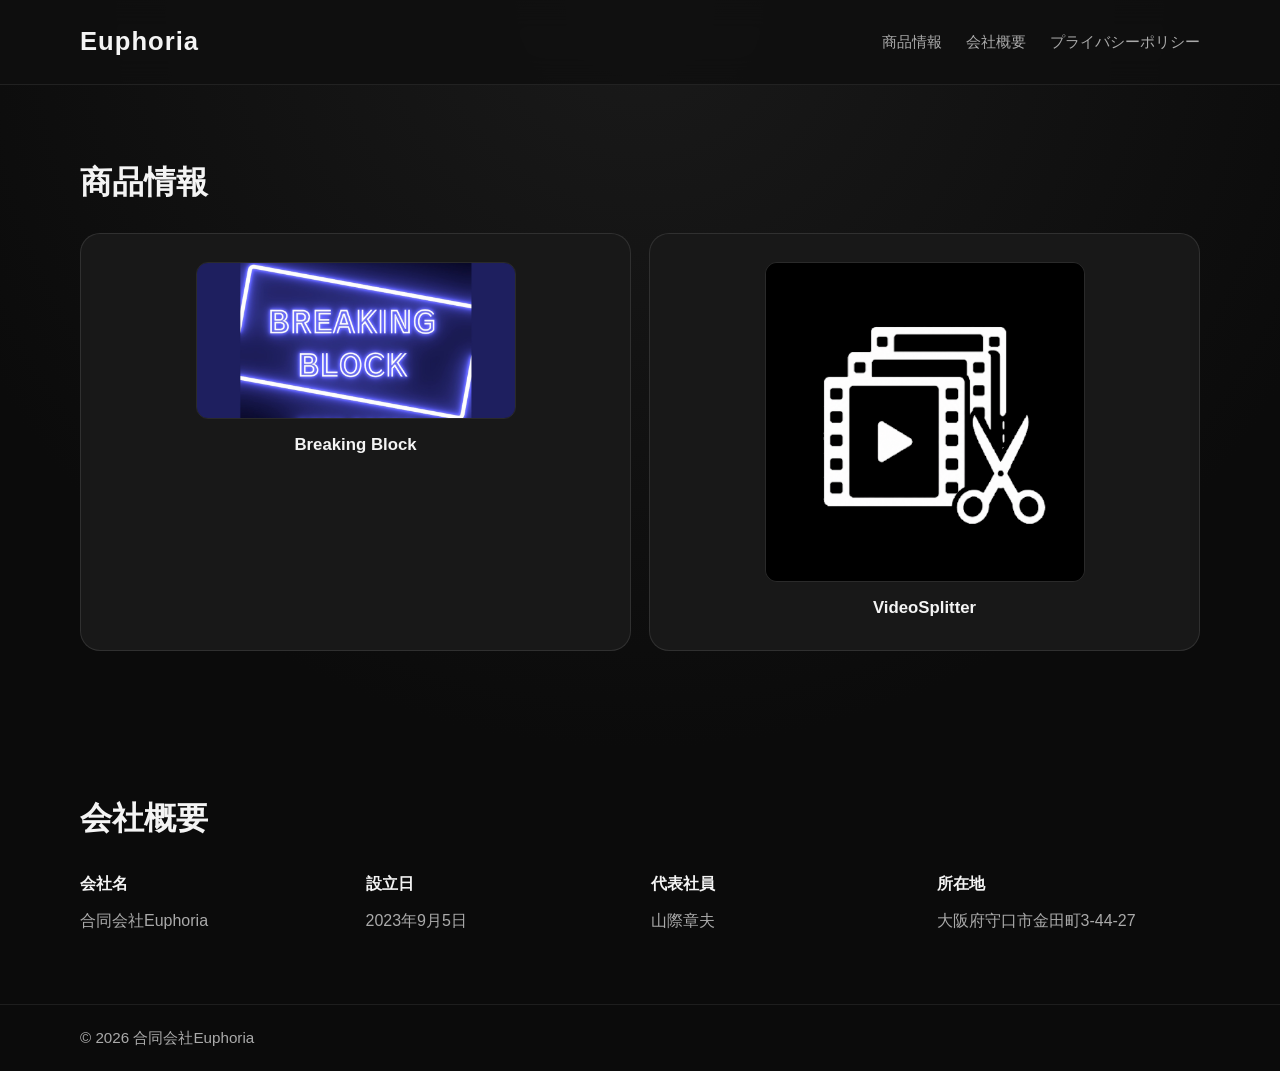
<file: index.html>
<!DOCTYPE html>
<html lang="ja">
<head>
  <meta charset="UTF-8" />
  <meta name="viewport" content="width=device-width, initial-scale=1.0" />
  <title>Euphoria | 自社開発ソフトウェア・ゲーム公開</title>
  <link rel="stylesheet" href="styles.css" />
</head>
<body>
  <header class="site-header">
    <div class="container header-inner">
      <div class="brand">
        <div class="brand-name">Euphoria</div>
      </div>
      <nav class="site-nav">
        <a href="#products">商品情報</a>
        <a href="#about">会社概要</a>
        <a href="privacy_policy.html">プライバシーポリシー</a>
      </nav>
    </div>
  </header>

  <main>
    <!-- Hero section removed per request -->

    <section id="products" class="section services-section">
      <div class="container">
        <h2>商品情報</h2>
        <div class="cards">
          <article class="card product-card">
            <a href="https://play.google.com/store/apps/details?id=com.euphoria.BreakingBlock&hl=ja" target="_blank" rel="noopener noreferrer">
              <img src="breakingblock.jpg" alt="Breaking Block" class="product-image" />
            </a>
            <div class="product-title">Breaking Block</div>
          </article>
          <article class="card product-card">
            <a href="https://play.google.com/store/apps/details?id=com.euphoria.videosplitter&hl=ja" target="_blank" rel="noopener noreferrer">
              <img src="videosplitter.png" alt="VideoSplitter" class="product-image" />
            </a>
            <div class="product-title">VideoSplitter</div>
          </article>
        </div>
      </div>
    </section>

    <section id="about" class="section about-section">
      <div class="container">
        <h2>会社概要</h2>
        <div class="about-grid">
          <div>
            <h3>会社名</h3>
            <p>合同会社Euphoria</p>
          </div>
          <div>
            <h3>設立日</h3>
            <p>2023年9月5日</p>
          </div>
          <div>
            <h3>代表社員</h3>
            <p>山際章夫</p>
          </div>
          <div>
            <h3>所在地</h3>
            <p>大阪府守口市金田町3-44-27</p>
          </div>
        </div>
      </div>
    </section>
  </main>

  <footer class="site-footer">
    <div class="container footer-inner">
      <p>&copy; 2026 合同会社Euphoria</p>
    </div>
  </footer>
</body>
</html>
</file>
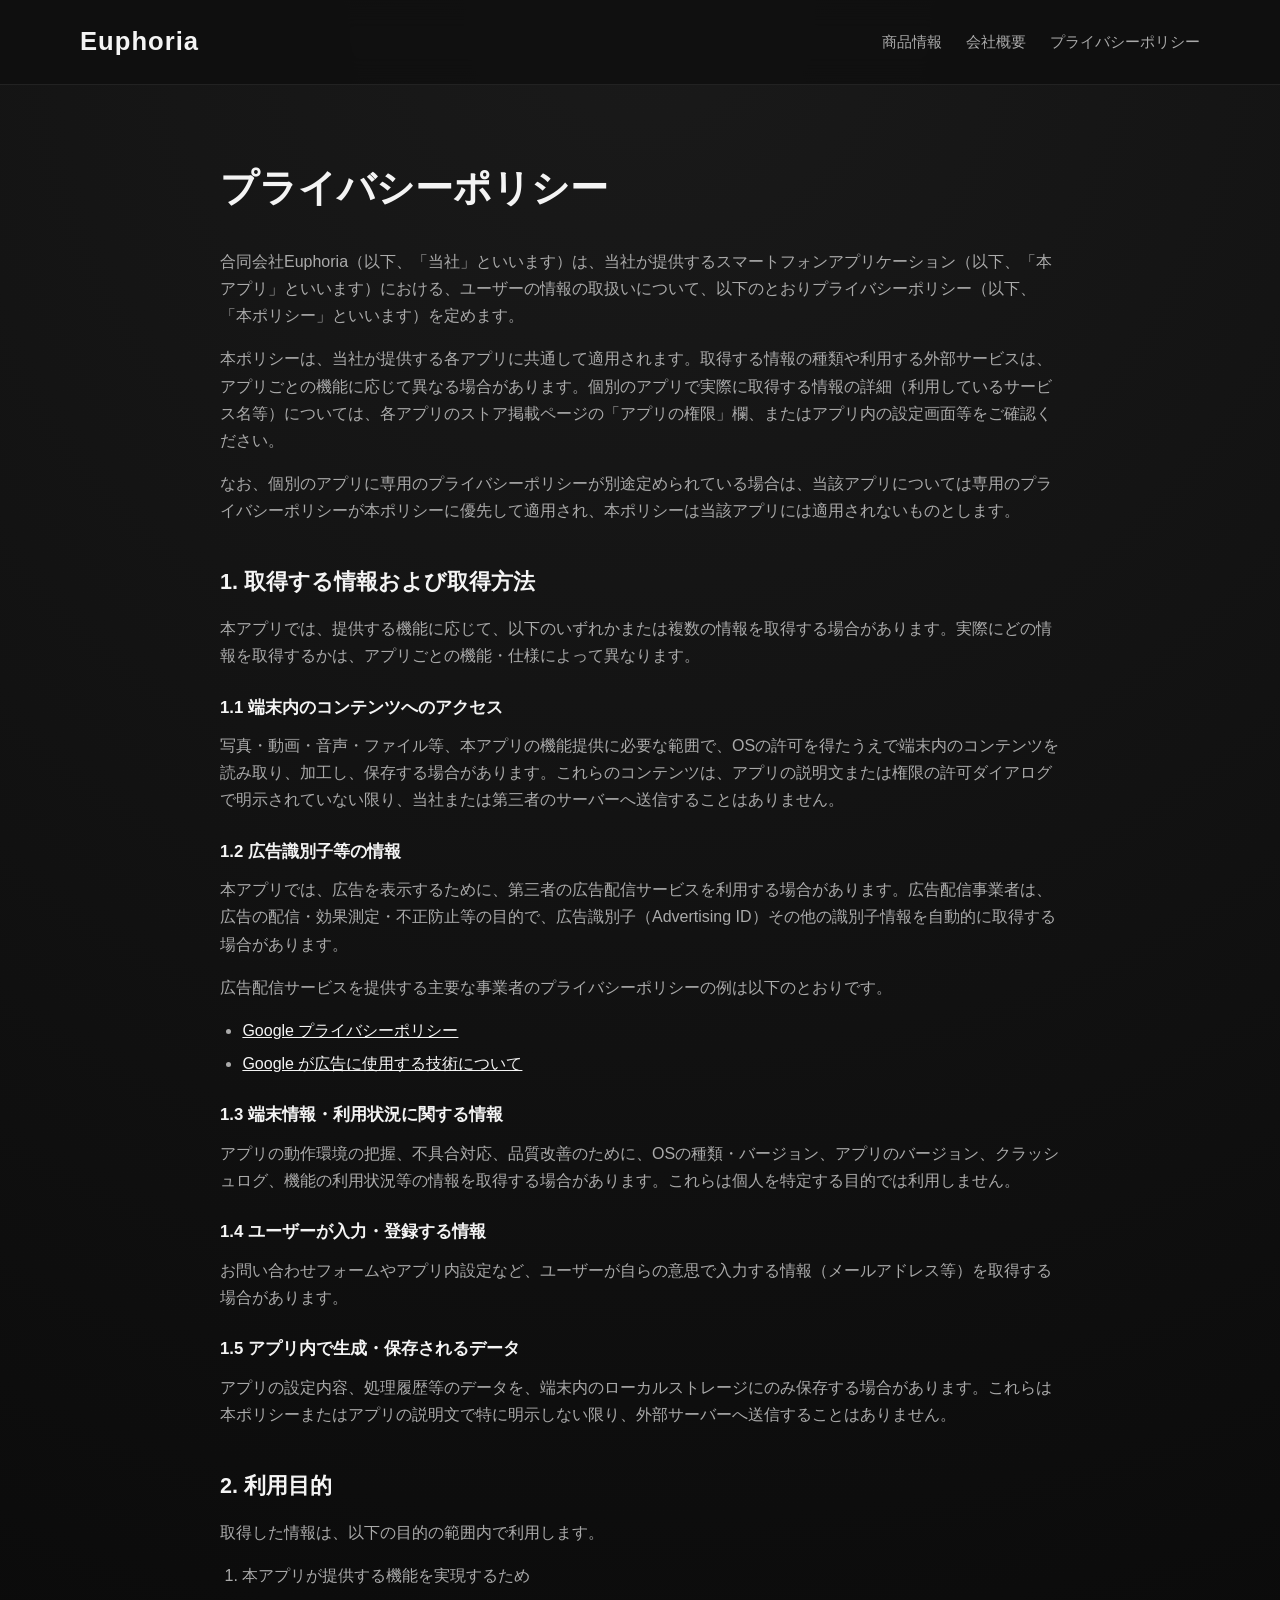
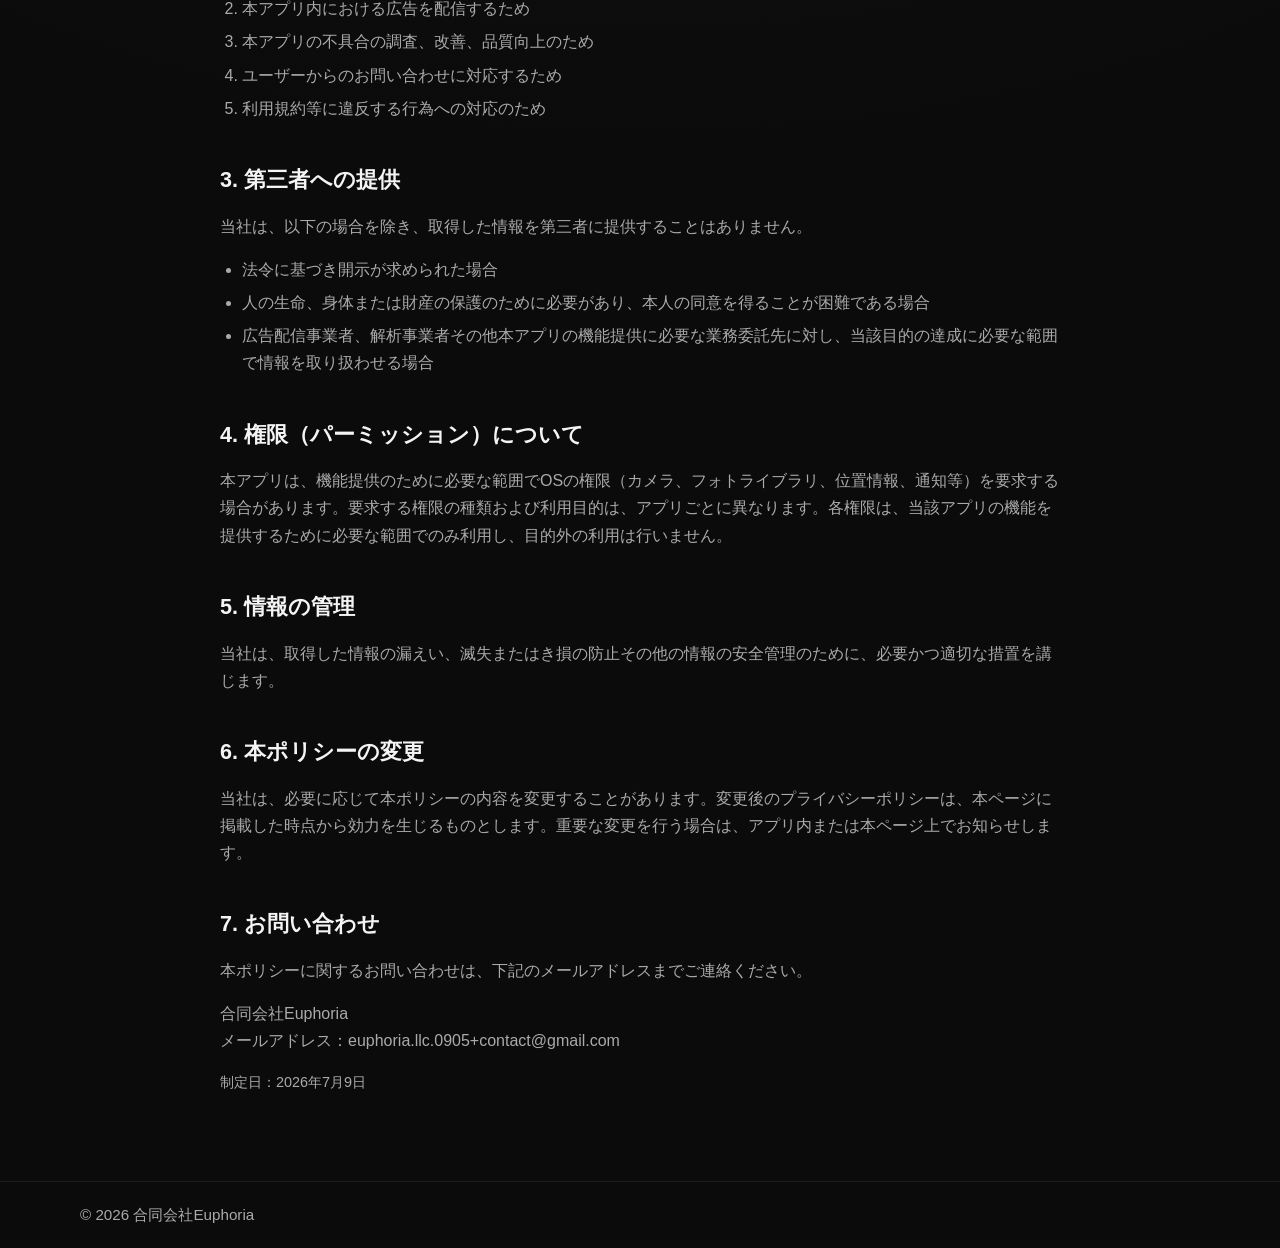
<file: privacy_policy.html>
<!DOCTYPE html>
<html lang="ja">
<head>
  <meta charset="UTF-8" />
  <meta name="viewport" content="width=device-width, initial-scale=1.0" />
  <title>プライバシーポリシー | Euphoria</title>
  <link rel="stylesheet" href="styles.css" />
</head>
<body>
  <header class="site-header">
    <div class="container header-inner">
      <div class="brand">
        <a href="index.html" style="color:inherit;text-decoration:none;">
          <div class="brand-name">Euphoria</div>
        </a>
      </div>
      <nav class="site-nav">
        <a href="index.html#products">商品情報</a>
        <a href="index.html#about">会社概要</a>
        <a href="privacy_policy.html">プライバシーポリシー</a>
      </nav>
    </div>
  </header>

  <main>
    <section class="section policy-section">
      <div class="container policy-content">
        <h1>プライバシーポリシー</h1>

        <p>合同会社Euphoria（以下、「当社」といいます）は、当社が提供するスマートフォンアプリケーション（以下、「本アプリ」といいます）における、ユーザーの情報の取扱いについて、以下のとおりプライバシーポリシー（以下、「本ポリシー」といいます）を定めます。</p>

        <p>本ポリシーは、当社が提供する各アプリに共通して適用されます。取得する情報の種類や利用する外部サービスは、アプリごとの機能に応じて異なる場合があります。個別のアプリで実際に取得する情報の詳細（利用しているサービス名等）については、各アプリのストア掲載ページの「アプリの権限」欄、またはアプリ内の設定画面等をご確認ください。</p>

        <p>なお、個別のアプリに専用のプライバシーポリシーが別途定められている場合は、当該アプリについては専用のプライバシーポリシーが本ポリシーに優先して適用され、本ポリシーは当該アプリには適用されないものとします。</p>

        <h2>1. 取得する情報および取得方法</h2>
        <p>本アプリでは、提供する機能に応じて、以下のいずれかまたは複数の情報を取得する場合があります。実際にどの情報を取得するかは、アプリごとの機能・仕様によって異なります。</p>

        <h3>1.1 端末内のコンテンツへのアクセス</h3>
        <p>写真・動画・音声・ファイル等、本アプリの機能提供に必要な範囲で、OSの許可を得たうえで端末内のコンテンツを読み取り、加工し、保存する場合があります。これらのコンテンツは、アプリの説明文または権限の許可ダイアログで明示されていない限り、当社または第三者のサーバーへ送信することはありません。</p>

        <h3>1.2 広告識別子等の情報</h3>
        <p>本アプリでは、広告を表示するために、第三者の広告配信サービスを利用する場合があります。広告配信事業者は、広告の配信・効果測定・不正防止等の目的で、広告識別子（Advertising ID）その他の識別子情報を自動的に取得する場合があります。</p>
        <p>広告配信サービスを提供する主要な事業者のプライバシーポリシーの例は以下のとおりです。</p>
        <ul>
          <li><a href="https://policies.google.com/privacy" target="_blank" rel="noopener noreferrer">Google プライバシーポリシー</a></li>
          <li><a href="https://policies.google.com/technologies/ads" target="_blank" rel="noopener noreferrer">Google が広告に使用する技術について</a></li>
        </ul>

        <h3>1.3 端末情報・利用状況に関する情報</h3>
        <p>アプリの動作環境の把握、不具合対応、品質改善のために、OSの種類・バージョン、アプリのバージョン、クラッシュログ、機能の利用状況等の情報を取得する場合があります。これらは個人を特定する目的では利用しません。</p>

        <h3>1.4 ユーザーが入力・登録する情報</h3>
        <p>お問い合わせフォームやアプリ内設定など、ユーザーが自らの意思で入力する情報（メールアドレス等）を取得する場合があります。</p>

        <h3>1.5 アプリ内で生成・保存されるデータ</h3>
        <p>アプリの設定内容、処理履歴等のデータを、端末内のローカルストレージにのみ保存する場合があります。これらは本ポリシーまたはアプリの説明文で特に明示しない限り、外部サーバーへ送信することはありません。</p>

        <h2>2. 利用目的</h2>
        <p>取得した情報は、以下の目的の範囲内で利用します。</p>
        <ol>
          <li>本アプリが提供する機能を実現するため</li>
          <li>本アプリ内における広告を配信するため</li>
          <li>本アプリの不具合の調査、改善、品質向上のため</li>
          <li>ユーザーからのお問い合わせに対応するため</li>
          <li>利用規約等に違反する行為への対応のため</li>
        </ol>

        <h2>3. 第三者への提供</h2>
        <p>当社は、以下の場合を除き、取得した情報を第三者に提供することはありません。</p>
        <ul>
          <li>法令に基づき開示が求められた場合</li>
          <li>人の生命、身体または財産の保護のために必要があり、本人の同意を得ることが困難である場合</li>
          <li>広告配信事業者、解析事業者その他本アプリの機能提供に必要な業務委託先に対し、当該目的の達成に必要な範囲で情報を取り扱わせる場合</li>
        </ul>

        <h2>4. 権限（パーミッション）について</h2>
        <p>本アプリは、機能提供のために必要な範囲でOSの権限（カメラ、フォトライブラリ、位置情報、通知等）を要求する場合があります。要求する権限の種類および利用目的は、アプリごとに異なります。各権限は、当該アプリの機能を提供するために必要な範囲でのみ利用し、目的外の利用は行いません。</p>

        <h2>5. 情報の管理</h2>
        <p>当社は、取得した情報の漏えい、滅失またはき損の防止その他の情報の安全管理のために、必要かつ適切な措置を講じます。</p>

        <h2>6. 本ポリシーの変更</h2>
        <p>当社は、必要に応じて本ポリシーの内容を変更することがあります。変更後のプライバシーポリシーは、本ページに掲載した時点から効力を生じるものとします。重要な変更を行う場合は、アプリ内または本ページ上でお知らせします。</p>

        <h2>7. お問い合わせ</h2>
        <p>本ポリシーに関するお問い合わせは、下記のメールアドレスまでご連絡ください。</p>
        <p>
          合同会社Euphoria<br />
          メールアドレス：euphoria.llc.0905+contact@gmail.com
        </p>

        <p class="policy-date">制定日：2026年7月9日</p>
      </div>
    </section>
  </main>

  <footer class="site-footer">
    <div class="container footer-inner">
      <p>&copy; 2026 合同会社Euphoria</p>
    </div>
  </footer>
</body>
</html>
</file>
<file: styles.css>
:root {
  color-scheme: dark;
  --bg: #0f0f0f;
  --surface: #181818;
  --surface-strong: #232323;
  --text: #f4f4f4;
  --muted: #aaaaaa;
  --accent: #ffffff;
  --border: rgba(255, 255, 255, 0.1);
}

* {
  box-sizing: border-box;
}

html,
body {
  margin: 0;
  padding: 0;
  min-height: 100%;
  font-family: "Noto Sans JP", "Helvetica Neue", Arial, sans-serif;
  background: radial-gradient(circle at top, #1a1a1a 0%, #0b0b0b 60%);
  color: var(--text);
}

body {
  line-height: 1.7;
}

img {
  max-width: 100%;
  display: block;
}

/* Hide text input caret and disable accidental text selection across the site,
   while keeping links interactive. */
/* Allow text selection for copying, but keep cursor as default (no I-beam).
   Links remain interactive and show pointer cursor. */
html, body, h1, h2, h3, p, .brand-name, .card, .about-grid, .cards {
  -webkit-user-select: text;
  -moz-user-select: text;
  -ms-user-select: text;
  user-select: text;
  cursor: default;
}

/* Keep links and actionable elements showing pointer cursor */
.site-nav a,
a,
.contact-mail {
  cursor: pointer;
}

.container {
  width: min(1120px, calc(100% - 32px));
  margin: 0 auto;
}

.site-header {
  position: sticky;
  top: 0;
  z-index: 10;
  backdrop-filter: blur(14px);
  background: rgba(15, 15, 15, 0.88);
  border-bottom: 1px solid rgba(255, 255, 255, 0.08);
}

.header-inner,
.footer-inner {
  display: flex;
  align-items: center;
  justify-content: space-between;
  padding: 20px 0;
}

.brand {
  display: grid;
  gap: 6px;
}

.brand-name {
  font-size: clamp(1.5rem, 2vw, 2.2rem);
  font-weight: 700;
  letter-spacing: 0.04em;
}

.brand-tag {
  color: var(--muted);
  font-size: 0.95rem;
}

.site-nav {
  display: flex;
  align-items: center;
  gap: 24px;
}

.site-nav a {
  color: var(--muted);
  text-decoration: none;
  font-size: 0.95rem;
}

.site-nav a:hover {
  color: var(--accent);
}

.hero {
  padding: 120px 0 80px;
}

.hero-content {
  display: flex;
  justify-content: center;
}

.hero-media {
  position: relative;
  width: 100%;
  max-width: 860px;
}

.hero-image {
  width: 100%;
  display: block;
  border-radius: 24px;
  border: 1px solid rgba(255, 255, 255, 0.12);
  box-shadow: 0 32px 80px rgba(0, 0, 0, 0.28);
}

/* Product card: smaller image and title centered */
.product-card {
  display: flex;
  flex-direction: column;
  align-items: center;
  gap: 12px;
}

.product-image {
  width: 320px;
  max-width: 100%;
  border-radius: 12px;
  display: block;
  border: 1px solid rgba(255,255,255,0.08);
}

.product-title {
  color: var(--text);
  font-weight: 600;
  font-size: 1.05rem;
  text-align: center;
}

.section {
  padding: 70px 0;
}

.section h2 {
  margin: 0 0 24px;
  font-size: clamp(1.8rem, 2.5vw, 2.4rem);
}

.cards {
  display: grid;
  gap: 18px;
  grid-template-columns: repeat(auto-fit, minmax(240px, 1fr));
}

.card {
  background: var(--surface);
  border: 1px solid var(--border);
  border-radius: 20px;
  padding: 28px;
}

.card h3 {
  margin: 0 0 12px;
  font-size: 1.2rem;
}

.card p {
  margin: 0;
  color: var(--muted);
}

.about-grid {
  display: grid;
  gap: 22px;
  grid-template-columns: repeat(auto-fit, minmax(240px, 1fr));
}

.about-grid h3 {
  margin: 0 0 10px;
  font-size: 1rem;
}

.about-grid p {
  margin: 0;
  color: var(--muted);
}

.contact-section p {
  margin: 0 0 16px;
  color: var(--muted);
}

.contact-mail {
  display: inline-block;
  padding: 18px 22px;
  border-radius: 16px;
  background: rgba(255, 255, 255, 0.04);
  border: 1px solid rgba(255, 255, 255, 0.08);
  font-weight: 500;
}

.policy-content {
  max-width: 840px;
}

.policy-content h1 {
  font-size: clamp(1.8rem, 3vw, 2.4rem);
  margin: 0 0 28px;
}

.policy-content h2 {
  font-size: 1.35rem;
  margin: 40px 0 14px;
}

.policy-content h3 {
  font-size: 1.05rem;
  margin: 24px 0 10px;
  color: var(--text);
}

.policy-content p {
  color: var(--muted);
  margin: 0 0 16px;
}

.policy-content ul,
.policy-content ol {
  color: var(--muted);
  margin: 0 0 16px;
  padding-left: 1.4em;
}

.policy-content li {
  margin-bottom: 6px;
}

.policy-content a {
  color: var(--text);
}

.policy-date {
  margin-top: 40px;
  font-size: 0.9rem;
}

.site-footer {
  border-top: 1px solid rgba(255, 255, 255, 0.08);
}

.site-footer p {
  margin: 0;
  color: var(--muted);
  font-size: 0.95rem;
}

.footer-note {
  margin-top: 10px;
  color: #b1b1b1;
  font-size: 0.85rem;
}

@media (max-width: 720px) {
  .header-inner,
  .footer-inner {
    flex-direction: column;
    align-items: flex-start;
    gap: 14px;
  }

  .site-nav {
    gap: 16px;
    flex-wrap: wrap;
  }

  .hero {
    padding: 90px 0 60px;
  }
}
</file>
